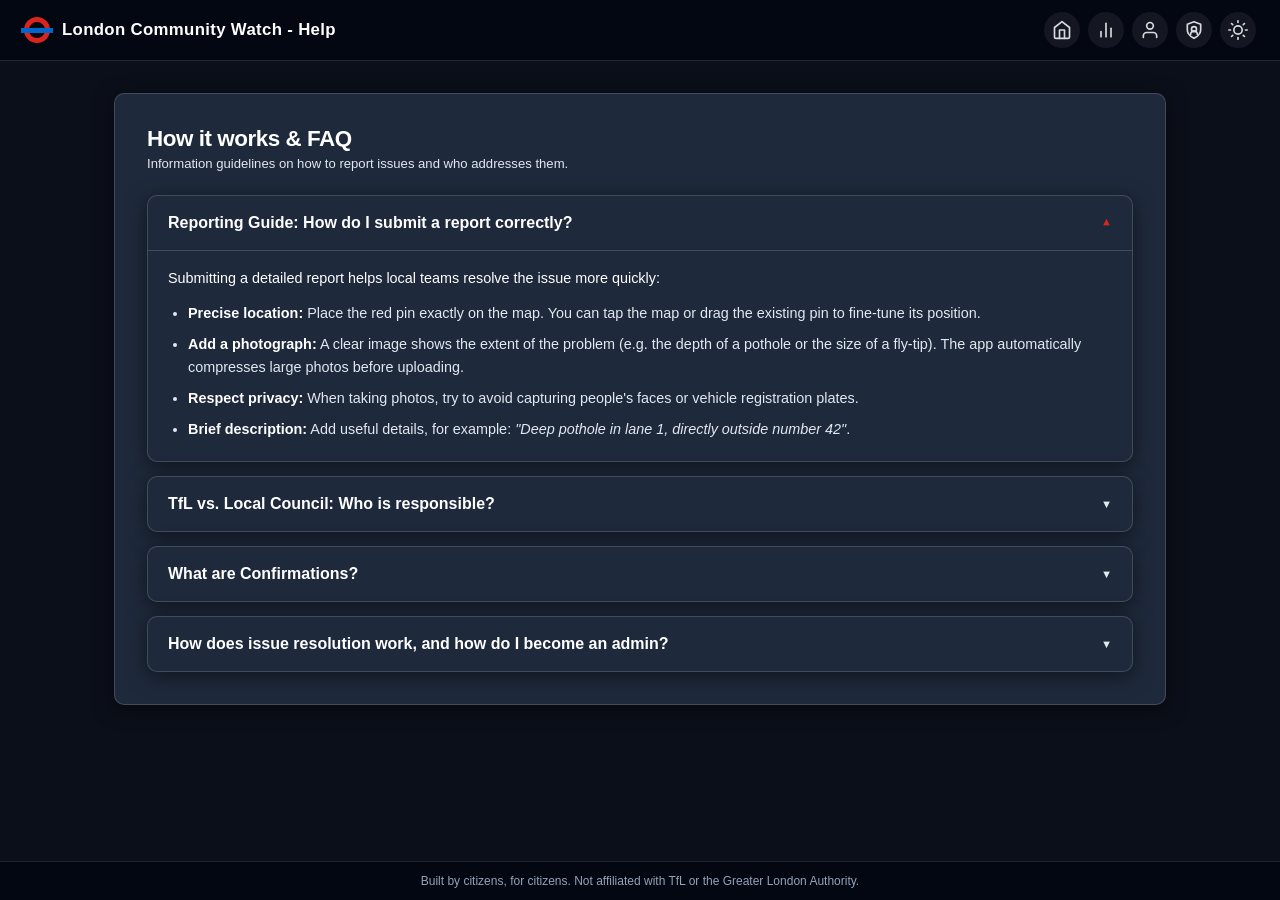
<file: help.html>
<!DOCTYPE html>
<html lang="en">
<head>
  <meta charset="UTF-8">
  <meta name="viewport" content="width=device-width, initial-scale=1.0">
  <meta name="description" content="Help, user guides, and FAQs for the London Community Watch reporting platform.">
  <title>Help &amp; FAQ - London Community Watch</title>
  <link rel="canonical" href="https://londonwatch.netlify.app/help.html">
  <meta property="og:type" content="website">
  <meta property="og:url" content="https://londonwatch.netlify.app/help.html">
  <meta property="og:title" content="Help &amp; FAQ - London Community Watch">
  <meta property="og:description" content="How to report local issues in London, confirm reports, and use the community map.">
  <meta property="og:image" content="https://londonwatch.netlify.app/icons/icon-512.png">
  <link rel="icon" href="icons/icon-192.png">
  <link rel="stylesheet" href="css/styles.css?v=3">
  <script src="js/theme.js"></script>
</head>
<body class="dashboard-page">

  <header>
    <a href="index.html" class="header-left header-logo-link">
      <div class="roundel" aria-hidden="true"></div>
      <h1>London Community Watch - Help</h1>
    </a>
    <div class="header-right">
      <a href="index.html" class="home-link" title="View Map" aria-label="View Map">
        <svg xmlns="http://www.w3.org/2000/svg" width="20" height="20" viewBox="0 0 24 24" fill="none" stroke="currentColor" stroke-width="2" stroke-linecap="round" stroke-linejoin="round" class="home-icon">
          <path d="M3 9l9-7 9 7v11a2 2 0 0 1-2 2H5a2 2 0 0 1-2-2z"></path>
          <polyline points="9 22 9 12 15 12 15 22"></polyline>
        </svg>
      </a>
      <a href="dashboard.html" class="stats-link" title="Statistics" aria-label="Statistics">
        <svg xmlns="http://www.w3.org/2000/svg" width="20" height="20" viewBox="0 0 24 24" fill="none" stroke="currentColor" stroke-width="2" stroke-linecap="round" stroke-linejoin="round" class="stats-icon">
          <line x1="18" y1="20" x2="18" y2="10"></line>
          <line x1="12" y1="20" x2="12" y2="4"></line>
          <line x1="6" y1="20" x2="6" y2="14"></line>
        </svg>
      </a>
      <a href="profile.html" class="profile-link" title="Citizen Portal" aria-label="Citizen Portal">
        <svg xmlns="http://www.w3.org/2000/svg" width="20" height="20" viewBox="0 0 24 24" fill="none" stroke="currentColor" stroke-width="2" stroke-linecap="round" stroke-linejoin="round" class="profile-icon">
          <path d="M20 21v-2a4 4 0 0 0-4-4H8a4 4 0 0 0-4 4v2"></path>
          <circle cx="12" cy="7" r="4"></circle>
        </svg>
      </a>
      <a href="admin.html" class="admin-link" title="Admin Panel" aria-label="Admin Panel">
        <svg xmlns="http://www.w3.org/2000/svg" width="20" height="20" viewBox="0 0 24 24" fill="none" stroke="currentColor" stroke-width="2" stroke-linecap="round" stroke-linejoin="round" class="admin-icon">
          <path d="M12 22s8-4 8-10V5l-8-3-8 3v7c0 6 8 10 8 10z"></path>
          <circle cx="12" cy="11" r="3"></circle>
          <path d="M8 17a4 4 0 0 1 8 0"></path>
        </svg>
      </a>
      <!-- User chip (visible when logged in) -->
      <div id="topbar-user" class="topbar-user-chip" style="display:none;" title="My Profile">
        <a href="profile.html" class="topbar-user-inner">
          <span id="topbar-avatar" class="topbar-avatar">?</span>
          <span id="topbar-nickname" class="topbar-nickname">Citizen</span>
        </a>
      </div>
      <button id="theme-toggle" class="theme-toggle-btn" title="Toggle Theme" aria-label="Toggle Theme">
        <svg class="sun-icon" xmlns="http://www.w3.org/2000/svg" width="20" height="20" viewBox="0 0 24 24" fill="none" stroke="currentColor" stroke-width="2" stroke-linecap="round" stroke-linejoin="round">
          <circle cx="12" cy="12" r="5"></circle>
          <line x1="12" y1="1" x2="12" y2="3"></line>
          <line x1="12" y1="21" x2="12" y2="23"></line>
          <line x1="4.22" y1="4.22" x2="5.64" y2="5.64"></line>
          <line x1="18.36" y1="18.36" x2="19.78" y2="19.78"></line>
          <line x1="1" y1="12" x2="3" y2="12"></line>
          <line x1="21" y1="12" x2="23" y2="12"></line>
          <line x1="4.22" y1="19.78" x2="5.64" y2="18.36"></line>
          <line x1="18.36" y1="5.64" x2="19.78" y2="4.22"></line>
        </svg>
        <svg class="moon-icon" xmlns="http://www.w3.org/2000/svg" width="20" height="20" viewBox="0 0 24 24" fill="none" stroke="currentColor" stroke-width="2" stroke-linecap="round" stroke-linejoin="round">
          <path d="M21 12.79A9 9 0 1 1 11.21 3 7 7 0 0 0 21 12.79z"></path>
        </svg>
      </button>
    </div>
  </header>

  <main class="dashboard-wrap">
    <section class="card faq-card">
      <div class="faq-header">
        <h2>How it works &amp; FAQ</h2>
        <p class="hint">Information guidelines on how to report issues and who addresses them.</p>
      </div>

      <!-- Accordion Grid -->
      <div class="accordion-list">
        
        <!-- FAQ 1: Reporting guide -->
        <details class="accordion-item" open>
          <summary class="accordion-trigger">
            <span class="accordion-title">Reporting Guide: How do I submit a report correctly?</span>
          </summary>
          <div class="accordion-content">
            <p>Submitting a detailed report helps local teams resolve the issue more quickly:</p>
            <ul>
              <li><strong>Precise location:</strong> Place the red pin exactly on the map. You can tap the map or drag the existing pin to fine-tune its position.</li>
              <li><strong>Add a photograph:</strong> A clear image shows the extent of the problem (e.g. the depth of a pothole or the size of a fly-tip). The app automatically compresses large photos before uploading.</li>
              <li><strong>Respect privacy:</strong> When taking photos, try to avoid capturing people's faces or vehicle registration plates.</li>
              <li><strong>Brief description:</strong> Add useful details, for example: <em>"Deep pothole in lane 1, directly outside number 42"</em>.</li>
            </ul>
          </div>
        </details>

        <!-- FAQ 2: TfL vs Local Council -->
        <details class="accordion-item">
          <summary class="accordion-trigger">
            <span class="accordion-title">TfL vs. Local Council: Who is responsible?</span>
          </summary>
          <div class="accordion-content">
            <p>In London, responsibility for infrastructure is shared between <strong>Transport for London (TfL)</strong> and <strong>Borough Councils</strong>:</p>
            
            <div class="faq-split-table-wrap">
              <table class="faq-split-table">
                <thead>
                  <tr>
                    <th>Authority</th>
                    <th>Responsibilities</th>
                  </tr>
                </thead>
                <tbody>
                  <tr>
                    <td>
                      <strong class="text-red">Transport for London (TfL)</strong>
                    </td>
                    <td>
                      <ul>
                        <li>Red Routes (e.g. A1, A406, Euston Road).</li>
                        <li>Tube stations and their immediate surroundings.</li>
                        <li>Bus stops and shelters.</li>
                        <li>Traffic lights across the capital.</li>
                      </ul>
                    </td>
                  </tr>
                  <tr>
                    <td>
                      <strong class="text-blue">Local Council (Borough Council)</strong>
                    </td>
                    <td>
                      <ul>
                        <li>Residential streets and their pavements.</li>
                        <li>Street lighting on secondary roads.</li>
                        <li>Parks, local green spaces, and playgrounds.</li>
                        <li>Fly-tipping and street litter bins.</li>
                      </ul>
                    </td>
                  </tr>
                </tbody>
              </table>
            </div>
            
            <div class="faq-alert alert-info">
              <strong>Useful tip:</strong> When you submit a report in the app, it is logged in the platform's open database, allowing the relevant authority to pick up the incident based on the GPS coordinates provided.
            </div>
          </div>
        </details>

        <!-- FAQ 3: Confirmations -->
        <details class="accordion-item">
          <summary class="accordion-trigger">
            <span class="accordion-title">What are Confirmations?</span>
          </summary>
          <div class="accordion-content">
            <p>Confirmations represent community endorsement of a report:</p>
            <ul>
              <li>If you spot an issue on the map that has already been reported by someone else, there is no need to submit a duplicate report.</li>
              <li>Open the pin on the map and press the <strong>"Confirm"</strong> button. This signals to the council that the problem is still active and affects multiple residents.</li>
              <li>Reports with a high number of confirmations are highlighted in the admin feed to be prioritised in repair schedules.</li>
            </ul>
          </div>
        </details>

        <!-- FAQ 4: Administration -->
        <details class="accordion-item">
          <summary class="accordion-trigger">
            <span class="accordion-title">How does issue resolution work, and how do I become an admin?</span>
          </summary>
          <div class="accordion-content">
            <p>All submitted reports appear in the public feed and on the map as <em>"Reported"</em>.</p>
            <ul>
              <li><strong>Status updates:</strong> Local council inspectors and platform administrators can change the status of reports to <em>"In Progress"</em> (when a team has been dispatched) and <em>"Resolved"</em> (once works are complete).</li>
              <li><strong>Admin access:</strong> The admin panel (<code>admin.html</code>) is secured with a dedicated login and is reserved exclusively for authorised council representatives, neighbourhood co-ordinators, and maintenance partners.</li>
            </ul>
          </div>
        </details>

      </div>
    </section>
  </main>

  <footer>
    Built by citizens, for citizens. Not affiliated with TfL or the Greater London Authority.
  </footer>

  <!-- CDNs & Scripts -->
  <script src="js/theme.js" defer></script>
  <script src="js/config.js"></script>
</body>
</html>
</file>
<file: css/styles.css>
/* ==========================================================
   London Community Watch - styles
   Design tokens first: change colours here, the app follows.
   ========================================================== */
:root {
  --red: #DC241F;        /* Central line / bus red - primary actions */
  --red-dark: #B01C18;
  --blue: #0066CC;       /* accents, links, transport category */
  --black: #000000;
  --white: #FFFFFF;
  --radius: 10px;

  /* Theme-dependent tokens (Light Theme Default) */
  --bg-primary: #F8FAFC;
  --bg-secondary: #EEF2F6;
  --text-primary: #0F172A;
  --text-secondary: #334155;
  --border-color: #CBD5E1;
  --shadow-color: rgba(0, 0, 0, 0.08);
  --shadow: 0 4px 14px var(--shadow-color);
  
  --header-bg: #0F172A;
  --card-bg: #FFFFFF;
  --input-bg: #FFFFFF;
  --input-text: #0F172A;
  --footer-bg: #0F172A;
}

:root.dark-theme,
html.dark-theme,
body.dark-theme {
  --bg-primary: #0B0F19;
  --bg-secondary: #111827;
  --text-primary: #FFFFFF;
  --text-secondary: #E2E8F0;
  --border-color: rgba(255, 255, 255, 0.16);
  --shadow-color: rgba(0, 0, 0, 0.6);
  
  --header-bg: #030712;
  --card-bg: #1E293B;
  --input-bg: #0F172A;
  --input-text: #FFFFFF;
  --footer-bg: #030712;

  background-color: #0B0F19 !important;
  color: #FFFFFF !important;
}

html.dark-theme body,
body.dark-theme {
  background-color: #0B0F19 !important;
}

body.dark-theme .dashboard-page,
body.dark-theme .dashboard-wrap,
body.dark-theme main,
body.dark-theme .admin-body,
body.dark-theme .profile-body,
body.dark-theme .help-body,
body.dark-theme .panel,
body.dark-theme .layout {
  background: #0B0F19 !important;
  color: #FFFFFF !important;
}

body.dark-theme .card,
body.dark-theme .chart-card,
body.dark-theme .kpi-card,
body.dark-theme .filter-card,
body.dark-theme .faq-card,
body.dark-theme .login-card,
body.dark-theme .accordion-item {
  background: #1E293B !important;
  background-color: #1E293B !important;
  border: 1px solid rgba(255, 255, 255, 0.16) !important;
  color: #FFFFFF !important;
  box-shadow: 0 4px 20px rgba(0, 0, 0, 0.5) !important;
}

body.dark-theme header {
  background: #030712 !important;
  border-bottom: 1px solid rgba(255, 255, 255, 0.12) !important;
}

body.dark-theme footer {
  background: #030712 !important;
  color: #94A3B8 !important;
  border-top: 1px solid rgba(255, 255, 255, 0.12) !important;
}

body.dark-theme select,
body.dark-theme input[type="text"],
body.dark-theme input[type="email"],
body.dark-theme input[type="password"],
body.dark-theme textarea {
  background: #0F172A !important;
  color: #FFFFFF !important;
  border: 1px solid rgba(255, 255, 255, 0.2) !important;
}

body.dark-theme h1,
body.dark-theme h2,
body.dark-theme h3,
body.dark-theme h4,
body.dark-theme .kpi-number {
  color: #FFFFFF !important;
}

* { box-sizing: border-box; margin: 0; padding: 0; }

html, body {
  min-height: 100%;
  font-family: -apple-system, BlinkMacSystemFont, "Segoe UI", Arial, sans-serif;
  color: var(--text-primary);
  background: var(--bg-primary);
  transition: background-color 0.3s ease, color 0.3s ease;
}

/* ---------- Header ---------- */
header {
  background: var(--header-bg);
  color: var(--white);
  padding: 12px 16px;
  display: flex;
  align-items: center;
  gap: 10px;
}

/* Roundel-inspired dot, pure CSS, no image needed */
.roundel {
  width: 26px; height: 26px;
  border: 5px solid var(--red);
  border-radius: 50%;
  position: relative;
  flex-shrink: 0;
}
.roundel::after {
  content: "";
  position: absolute;
  left: -8px; right: -8px;
  top: 50%;
  height: 5px;
  margin-top: -2.5px;
  background: var(--blue);
}

header h1 { font-size: 1.05rem; font-weight: 700; letter-spacing: 0.02em; }

/* ---------- Layout: map + side panel ---------- */
.layout {
  display: grid;
  grid-template-columns: 1fr 380px;
  height: calc(100vh - 51px - 42px); /* header + footer */
}

#map { height: 100%; width: 100%; }

.panel {
  overflow-y: auto;
  border-left: 1px solid var(--border-color);
  background: var(--bg-secondary);
  padding: 16px;
  transition: all 0.3s ease;
}

/* ---------- Cards ---------- */
.card {
  background: var(--card-bg);
  border-radius: var(--radius);
  box-shadow: var(--shadow);
  padding: 16px;
  margin-bottom: 16px;
  border: 1px solid var(--border-color);
  transition: all 0.3s ease;
}
.card h2 { font-size: 1rem; margin-bottom: 4px; }
.hint { font-size: 0.82rem; color: var(--text-secondary); margin-bottom: 12px; }

/* ---------- Form controls ---------- */
label { display: block; font-size: 0.85rem; font-weight: 600; margin: 12px 0 4px; }

select, input[type="text"], textarea {
  width: 100%;
  padding: 12px;
  font-size: 1rem;             /* 16px+ avoids iOS zoom-on-focus */
  border: 1px solid var(--border-color);
  border-radius: var(--radius);
  background: var(--input-bg);
  color: var(--text-primary);
  transition: all 0.3s ease;
}
textarea {
  min-height: 100px;
  resize: vertical;
  font-family: inherit;
}

select:focus-visible,
input:focus-visible,
button:focus-visible { outline: 2px solid var(--blue); outline-offset: 1px; }

.file-row { display: flex; align-items: center; gap: 10px; }
input[type="file"] { display: none; }   /* hidden, triggered by the styled button */

.btn-secondary {
  background: var(--input-bg);
  color: var(--blue);
  border: 2px solid var(--blue);
  border-radius: var(--radius);
  padding: 10px 14px;
  font-size: 0.9rem;
  font-weight: 600;
  cursor: pointer;
  transition: all 0.3s ease;
}

#file-name { font-size: 0.8rem; color: var(--text-secondary); word-break: break-all; }

.btn-primary {
  width: 100%;
  margin-top: 16px;
  background: var(--red);
  color: var(--white);
  border: none;
  border-radius: var(--radius);
  padding: 14px;
  font-size: 1rem;
  font-weight: 700;
  cursor: pointer;
  min-height: 48px;            /* comfortable touch target */
}
.btn-primary:hover { background: var(--red-dark); }
.btn-primary:disabled { background: #999; cursor: not-allowed; }

#status { font-size: 0.85rem; margin-top: 10px; min-height: 1.2em; }
#status.ok { color: #1a7f37; }
#status.err { color: var(--red); }

/* ---------- Live feed ---------- */
.feed-item {
  display: flex;
  justify-content: space-between;
  align-items: center;
  gap: 10px;
  padding: 10px 0;
  border-bottom: 1px solid var(--border-color);
  cursor: pointer;
}
.feed-item:last-child { border-bottom: none; }
.feed-cat { font-size: 0.85rem; font-weight: 600; }
.feed-desc { font-size: 0.8rem; color: var(--text-secondary); }
.feed-count {
  background: var(--blue);
  color: var(--white);
  border-radius: 999px;
  padding: 3px 10px;
  font-size: 0.8rem;
  font-weight: 700;
  white-space: nowrap;
}

/* ---------- Popup ---------- */
.popup-cat { font-weight: 700; font-size: 0.95rem; margin-bottom: 4px; }
.popup-desc { font-size: 0.88rem; margin-bottom: 8px; }
.popup-photo { width: 100%; max-height: 160px; object-fit: cover; border-radius: 6px; margin-bottom: 8px; }
.popup-confirm {
  background: var(--red);
  color: var(--white);
  border: none;
  border-radius: 6px;
  padding: 8px 14px;
  font-weight: 700;
  cursor: pointer;
  width: 100%;
  min-height: 40px;
}
.popup-confirm:disabled { background: #999; }

/* Category dot markers */
.dot-marker {
  width: 18px; height: 18px;
  border-radius: 50%;
  border: 3px solid var(--white);
  box-shadow: 0 1px 4px rgba(0, 0, 0, 0.4);
}

/* "Locate me" map control */
.locate-btn {
  background: var(--card-bg);
  color: var(--text-primary);
  border: 1px solid var(--border-color);
  width: 34px; height: 34px;
  display: flex; align-items: center; justify-content: center;
  font-size: 1.1rem;
  cursor: pointer;
  border-radius: 4px;
  transition: all 0.3s ease;
}

/* ---------- Footer ---------- */
footer {
  background: var(--footer-bg);
  border-top: 1px solid var(--border-color);
  text-align: center;
  font-size: 0.75rem;
  color: var(--text-secondary);
  padding: 12px 8px;
  transition: all 0.3s ease;
}

/* ---------- Mobile: stack vertically ---------- */
@media (max-width: 820px) {
  .layout { display: block; height: auto; }
  #map { height: 55vh; }
  .panel { border-left: none; }
}

/* ==========================================================
   v3 additions: filters, badges, admin
   ========================================================== */

/* ---------- Collapsible filter card ---------- */
.filter-card {
  padding: 0;
  overflow: hidden;
}
.filter-toggle {
  display: flex;
  align-items: center;
  justify-content: space-between;
  width: 100%;
  padding: 14px 16px;
  background: none;
  border: none;
  color: var(--text-primary);
  font-size: 1rem;
  font-weight: 700;
  font-family: inherit;
  cursor: pointer;
  gap: 8px;
  transition: background 0.18s ease;
  border-radius: var(--radius);
}
.filter-toggle:hover {
  background: var(--hover-bg, rgba(0,0,0,0.04));
}
.filter-chevron {
  flex-shrink: 0;
  transition: transform 0.25s ease;
  color: var(--text-secondary);
}
.filter-toggle[aria-expanded="false"] .filter-chevron {
  transform: rotate(180deg);
}
.filters-body {
  overflow: hidden;
  max-height: 500px;
  transition: max-height 0.3s ease, opacity 0.25s ease, padding 0.25s ease;
  opacity: 1;
  padding: 0 16px 14px;
}
.filters-body.collapsed {
  max-height: 0;
  opacity: 0;
  padding: 0 16px;
}

/* ---------- Category filter chips ---------- */
.chips {
  display: flex;
  flex-direction: column;
  gap: 6px;
}
.chip {
  display: flex;
  align-items: center;
  gap: 10px;
  width: 100%;
  border: 1px solid var(--border-color);
  border-radius: 10px;
  background: var(--card-bg);
  color: var(--text-primary);
  padding: 10px 14px;
  font-size: 0.82rem;
  font-weight: 600;
  cursor: pointer;
  transition: all 0.2s ease;
  position: relative;
  overflow: hidden;
  text-align: left;
  letter-spacing: 0.01em;
}
.chip::before {
  content: '';
  position: absolute;
  left: 0;
  top: 0;
  bottom: 0;
  width: 4px;
  background: var(--chip-color, var(--blue));
  border-radius: 10px 0 0 10px;
  transition: width 0.2s ease;
}
.chip:hover {
  border-color: var(--chip-color, var(--blue));
  background: color-mix(in srgb, var(--chip-color, var(--blue)) 8%, var(--card-bg));
  transform: translateX(2px);
  box-shadow: 0 2px 8px color-mix(in srgb, var(--chip-color, var(--blue)) 20%, transparent);
}
.chip:hover::before {
  width: 6px;
}
.chip .swatch {
  width: 12px;
  height: 12px;
  border-radius: 50%;
  flex-shrink: 0;
  box-shadow: 0 0 0 2px color-mix(in srgb, var(--chip-color, var(--blue)) 25%, transparent);
  transition: all 0.2s ease;
}
.chip .chip-label {
  flex: 1;
}
.chip .chip-check {
  width: 16px;
  height: 16px;
  border-radius: 50%;
  border: 2px solid var(--border-color);
  display: flex;
  align-items: center;
  justify-content: center;
  transition: all 0.2s ease;
  flex-shrink: 0;
  background: transparent;
}
.chip[aria-pressed="true"] .chip-check {
  background: var(--chip-color, var(--blue));
  border-color: var(--chip-color, var(--blue));
}
.chip[aria-pressed="true"] .chip-check::after {
  content: '';
  width: 5px;
  height: 5px;
  border-radius: 50%;
  background: #fff;
}
.chip.off {
  opacity: 0.45;
  transform: none;
}
.chip.off::before {
  background: var(--text-secondary);
}
.chip.off .swatch {
  background: var(--text-secondary) !important;
  box-shadow: none;
}
.chip-icon {
  font-size: 0.95rem;
  line-height: 1;
  flex-shrink: 0;
}

/* ---------- Status badges ---------- */
.badge {
  display: inline-block;
  border-radius: 4px;
  padding: 2px 8px;
  font-size: 0.7rem;
  font-weight: 700;
  color: var(--white);
  text-transform: uppercase;
  letter-spacing: 0.03em;
}
.badge.reported     { background: var(--red); }
.badge.in-progress  { background: #E08600; }
.badge.resolved     { background: #007D32; }

.feed-meta { font-size: 0.72rem; color: var(--text-secondary); margin-top: 2px; }
.popup-meta { font-size: 0.75rem; color: var(--text-secondary); margin-bottom: 8px; }
.popup-cat .badge { margin-left: 6px; vertical-align: middle; }

/* ---------- Admin page ---------- */
.admin-wrap { max-width: 860px; margin: 24px auto; padding: 0 16px; }
.admin-login { max-width: 380px; margin: 48px auto; }
.admin-row {
  display: grid;
  grid-template-columns: 64px 1fr auto;
  gap: 12px;
  align-items: center;
  padding: 12px 0;
  border-bottom: 1px solid var(--grey-line);
}
.admin-row:last-child { border-bottom: none; }
.admin-thumb {
  width: 64px; height: 48px;
  object-fit: cover;
  border-radius: 6px;
  background: var(--grey-bg);
}
.admin-actions { display: flex; gap: 8px; align-items: center; }
.admin-actions select {
  width: auto;
  padding: 8px;
  font-size: 0.85rem;
}
.btn-danger {
  background: var(--white);
  color: var(--red);
  border: 2px solid var(--red);
  border-radius: var(--radius);
  padding: 8px 12px;
  font-size: 0.85rem;
  font-weight: 600;
  cursor: pointer;
}
.btn-danger:hover { background: var(--red); color: var(--white); }
.admin-bar {
  display: flex;
  justify-content: space-between;
  align-items: center;
  margin-bottom: 16px;
}
.admin-count { font-size: 0.85rem; color: var(--grey-text); }

@media (max-width: 600px) {
  .admin-row { grid-template-columns: 1fr; }
  .admin-thumb { width: 100%; height: 120px; }
}

/* ---------- Header Flex Layout Adjustments ---------- */
header {
  display: flex;
  justify-content: space-between;
  align-items: center;
  padding: 12px 24px;
}
.header-left {
  display: flex;
  align-items: center;
  gap: 12px;
}
.header-logo-link {
  text-decoration: none;
  color: var(--white);
  transition: opacity 0.2s ease;
}
.header-logo-link:hover {
  opacity: 0.9;
}
.header-logo-link:focus-visible {
  outline: 2px solid var(--blue);
  outline-offset: 4px;
}
.header-right {
  display: flex;
  align-items: center;
  gap: 8px;
}
.admin-link, .home-link, .stats-link, .help-link, .profile-link, .theme-toggle-btn {
  color: var(--white);
  opacity: 0.85;
  display: flex;
  align-items: center;
  justify-content: center;
  width: 36px;
  height: 36px;
  border-radius: 50%;
  transition: all 0.25s cubic-bezier(0.4, 0, 0.2, 1);
  background: rgba(255, 255, 255, 0.08);
  text-decoration: none;
  border: none;
  cursor: pointer;
  box-sizing: border-box;
}
.admin-link:hover, .home-link:hover, .stats-link:hover, .help-link:hover, .profile-link:hover, .theme-toggle-btn:hover {
  opacity: 1;
  background: rgba(255, 255, 255, 0.2);
  transform: translateY(-2px);
  box-shadow: 0 4px 12px rgba(220, 36, 31, 0.3);
}

/* ---------- Admin Page Dark Operations Center Theme ---------- */
.admin-body {
  background: radial-gradient(circle at 50% 0%, var(--bg-secondary) 0%, var(--bg-primary) 100%);
  color: var(--text-primary);
  min-height: 100vh;
  display: flex;
  flex-direction: column;
  transition: background-color 0.3s ease, color 0.3s ease;
}
.admin-body header {
  border-bottom: 1px solid var(--border-color);
}
.admin-body footer {
  background: var(--footer-bg);
  border-top: 1px solid var(--border-color);
  margin-top: auto;
  color: var(--text-secondary);
  transition: all 0.3s ease;
}

/* ---------- Modern Login Card ---------- */
.login-card {
  background: var(--card-bg);
  backdrop-filter: blur(16px);
  -webkit-backdrop-filter: blur(16px);
  border: 1px solid var(--border-color);
  box-shadow: var(--shadow);
  padding: 40px 32px;
  border-radius: 16px;
  transition: transform 0.3s cubic-bezier(0.34, 1.56, 0.64, 1), box-shadow 0.3s ease;
}
.login-card:hover {
  transform: translateY(-4px);
  box-shadow: 0 24px 48px var(--shadow-color);
  border-color: rgba(220, 36, 31, 0.3);
}
.login-header {
  text-align: center;
  margin-bottom: 24px;
}
.lock-icon-wrap {
  background: rgba(220, 36, 31, 0.1);
  color: var(--red);
  width: 54px;
  height: 54px;
  border-radius: 50%;
  display: inline-flex;
  align-items: center;
  justify-content: center;
  margin-bottom: 16px;
  border: 1px solid rgba(220, 36, 31, 0.2);
  transition: transform 0.5s ease;
}
.login-card:hover .lock-icon-wrap {
  transform: rotateY(360deg);
}
.login-header h2 {
  font-size: 1.6rem;
  color: var(--text-primary);
  font-weight: 700;
  margin-bottom: 6px;
  letter-spacing: -0.02em;
}
.login-header .hint {
  font-size: 0.88rem;
  color: var(--text-secondary);
  margin-bottom: 0;
}

/* Input Fields & Icons styling */
.input-group {
  margin-bottom: 20px;
  position: relative;
}
.admin-body label {
  color: var(--text-secondary);
  font-size: 0.85rem;
  font-weight: 600;
  margin-bottom: 6px;
}
.input-wrapper {
  position: relative;
  display: flex;
  align-items: center;
}
.input-icon {
  position: absolute;
  left: 14px;
  color: #707075;
  pointer-events: none;
  transition: color 0.2s ease;
}
.input-wrapper input[type="email"],
.input-wrapper input[type="password"] {
  width: 100%;
  padding: 14px 14px 14px 46px;
  font-size: 0.95rem;
  border: 1px solid var(--border-color);
  border-radius: var(--radius);
  background: var(--input-bg);
  color: var(--text-primary);
  transition: all 0.2s ease;
  box-sizing: border-box;
}
.input-wrapper input[type="password"] {
  padding-right: 46px; /* space for toggle button */
}
.input-wrapper input:focus-visible {
  outline: none;
  border-color: var(--red);
  box-shadow: 0 0 0 3px rgba(220, 36, 31, 0.15);
  background: var(--input-bg);
}
.input-wrapper input:focus-visible + .input-icon,
.input-wrapper:focus-within .input-icon {
  color: var(--red);
}

/* Password Toggle Button */
.toggle-password-btn {
  position: absolute;
  right: 6px;
  background: none;
  border: none;
  color: #707075;
  cursor: pointer;
  padding: 8px;
  display: flex;
  align-items: center;
  justify-content: center;
  border-radius: 50%;
  transition: all 0.2s ease;
}
.toggle-password-btn:hover {
  color: var(--text-primary);
  background: var(--bg-secondary);
}
.toggle-password-btn:focus-visible {
  outline: 2px solid var(--blue);
}

/* Styled Status Banner (Alert) */
.status-card {
  display: flex;
  align-items: flex-start;
  gap: 10px;
  padding: 12px 16px;
  border-radius: 8px;
  font-size: 0.85rem;
  margin-bottom: 20px;
  animation: slideDown 0.3s cubic-bezier(0.16, 1, 0.3, 1);
  line-height: 1.4;
}
.status-card.err {
  background: rgba(220, 36, 31, 0.1);
  border: 1px solid rgba(220, 36, 31, 0.2);
  color: #ff8080;
}
.status-card.ok {
  background: rgba(0, 125, 50, 0.1);
  border: 1px solid rgba(0, 125, 50, 0.2);
  color: #80ff9a;
}
.status-icon {
  flex-shrink: 0;
  margin-top: 2px;
}

@keyframes slideDown {
  from { opacity: 0; transform: translateY(-10px); }
  to { opacity: 1; transform: translateY(0); }
}

/* Primary Button Loading State */
.admin-body .btn-primary {
  display: flex;
  align-items: center;
  justify-content: center;
  gap: 8px;
  position: relative;
  transition: all 0.2s ease;
}
.admin-body .btn-primary:active {
  transform: scale(0.98);
}
.btn-spinner {
  width: 18px;
  height: 18px;
  border: 2px solid rgba(255, 255, 255, 0.3);
  border-radius: 50%;
  border-top-color: var(--white);
  animation: spin 0.8s linear infinite;
  display: inline-block;
}
@keyframes spin {
  to { transform: rotate(360deg); }
}

/* Admin Dashboard styles overrides under dark theme */
.admin-body .admin-wrap:not(.admin-login) {
  background: transparent;
}
.admin-body .admin-wrap:not(.admin-login) .card {
  background: var(--card-bg);
  border: 1px solid var(--border-color);
  box-shadow: var(--shadow);
}
.admin-body .admin-row {
  border-bottom: 1px solid var(--border-color);
}
.admin-body .feed-cat {
  color: var(--text-primary);
}
.admin-body .feed-desc {
  color: var(--text-secondary);
}
.admin-body .feed-meta {
  color: var(--text-secondary);
}
.admin-body .admin-actions select {
  background: var(--input-bg);
  color: var(--text-primary);
  border: 1px solid var(--border-color);
  border-radius: 6px;
}
.admin-body .admin-actions select:focus {
  border-color: var(--blue);
}
.admin-body .btn-danger {
  background: transparent;
  color: #ff8080;
  border-color: rgba(220, 36, 31, 0.4);
  transition: all 0.2s ease;
}
.admin-body .btn-danger:hover {
  background: var(--red);
  color: var(--white);
  border-color: var(--red);
}
.admin-body .btn-secondary {
  background: var(--input-bg);
  color: var(--text-primary);
  border: 1px solid var(--border-color);
  transition: all 0.2s ease;
}
.admin-body .btn-secondary:hover {
  background: var(--bg-secondary);
  border-color: var(--border-color);
}

/* ---------- Custom Leaflet Layer Control Styles ---------- */
.leaflet-control-layers {
  border: none !important;
  box-shadow: var(--shadow) !important;
  border-radius: var(--radius) !important;
  font-family: inherit;
  background: var(--white) !important;
  transition: all 0.2s ease;
}
.leaflet-control-layers-toggle {
  width: 36px !important;
  height: 36px !important;
  background-size: 20px 20px !important;
  border-radius: var(--radius) !important;
}
.leaflet-control-layers-expanded {
  padding: 10px 14px !important;
  background: var(--white) !important;
  color: var(--black) !important;
  border-radius: var(--radius) !important;
}
.leaflet-control-layers-expanded form {
  margin: 0;
  display: flex;
  flex-direction: column;
  gap: 4px;
}
.leaflet-control-layers-expanded label {
  display: flex !important;
  align-items: center;
  gap: 8px;
  cursor: pointer;
  margin: 4px 0 !important;
  font-size: 0.85rem !important;
  font-weight: 600 !important;
  color: var(--black) !important;
}
.leaflet-control-layers-expanded input[type="radio"] {
  cursor: pointer;
  accent-color: var(--blue);
  width: 16px;
  height: 16px;
  margin: 0;
}

.theme-toggle-btn:focus-visible {
  outline: 2px solid var(--blue);
}

/* Toggle visibility of sun/moon icons based on theme */
body.dark-theme .theme-toggle-btn .moon-icon {
  display: none;
}
body.light-theme .theme-toggle-btn .sun-icon {
  display: none;
}
body:not(.dark-theme) .theme-toggle-btn .sun-icon {
  display: none;
}

/* ---------- Leaflet Theme Overrides for Dark Mode ---------- */
body.dark-theme .leaflet-bar a {
  background: var(--card-bg) !important;
  color: var(--text-primary) !important;
  border-bottom: 1px solid var(--border-color) !important;
}
body.dark-theme .leaflet-bar a:hover {
  background: var(--bg-secondary) !important;
}
body.dark-theme .leaflet-popup-content-wrapper,
body.dark-theme .leaflet-popup-tip {
  background: var(--bg-primary) !important;
  color: var(--text-primary) !important;
  box-shadow: 0 4px 20px rgba(0, 0, 0, 0.4) !important;
}
body.dark-theme .leaflet-control-layers {
  background: var(--card-bg) !important;
  color: var(--text-primary) !important;
}
body.dark-theme .leaflet-control-layers-expanded {
  background: var(--card-bg) !important;
  color: var(--text-primary) !important;
}
body.dark-theme .leaflet-control-layers-expanded label {
  color: var(--text-primary) !important;
}

/* ---------- Dashboard & Statistics Styles ---------- */
.dashboard-page {
  background-color: var(--bg-primary);
  min-height: 100vh;
  display: flex;
  flex-direction: column;
}
.dashboard-page footer {
  margin-top: auto;
}
.dashboard-wrap {
  width: 100%;
  max-width: 1100px;
  margin: 32px auto;
  padding: 0 24px;
  display: flex;
  flex-direction: column;
  gap: 24px;
}
.kpi-grid {
  display: grid;
  grid-template-columns: repeat(auto-fit, minmax(220px, 1fr));
  gap: 20px;
  margin-bottom: 24px;
}
.kpi-card {
  padding: 20px 24px;
  display: flex;
  flex-direction: column;
  align-items: flex-start;
  transition: transform 0.3s cubic-bezier(0.34, 1.56, 0.64, 1), box-shadow 0.3s ease;
}
.kpi-card:hover {
  transform: translateY(-4px);
  box-shadow: 0 8px 24px var(--shadow-color);
  border-color: rgba(220, 36, 31, 0.2);
}
.kpi-card h3 {
  font-size: 0.8rem;
  text-transform: uppercase;
  letter-spacing: 0.06em;
  color: var(--text-secondary);
  font-weight: 700;
}
.kpi-number {
  font-size: 2.4rem;
  font-weight: 800;
  margin: 6px 0 2px;
  color: var(--text-primary);
  letter-spacing: -0.03em;
}
.kpi-number.text-orange { color: #E08600; }
.kpi-number.text-green { color: #007D32; }
.kpi-number.text-blue { color: #0066CC; }
.kpi-detail {
  font-size: 0.78rem;
  color: var(--text-secondary);
}

.charts-grid {
  display: grid;
  grid-template-columns: repeat(2, 1fr);
  gap: 24px;
  margin-bottom: 24px;
}
.chart-card {
  padding: 24px;
  display: flex;
  flex-direction: column;
  gap: 16px;
}
.chart-card h2 {
  font-size: 1.1rem;
  font-weight: 700;
  color: var(--text-primary);
  letter-spacing: -0.01em;
}
.chart-card.large-chart {
  grid-column: span 2;
}
.chart-container {
  position: relative;
  height: 280px;
  width: 100%;
}

/* Responsive adjustment for charts grid */
@media (max-width: 820px) {
  .charts-grid {
    grid-template-columns: 1fr;
  }
  .chart-card.large-chart {
    grid-column: span 1;
  }
}

/* ---------- FAQ & Accordion Styles ---------- */
.faq-card {
  padding: 32px;
}
.faq-header {
  margin-bottom: 24px;
}
.faq-header h2 {
  font-size: 1.4rem;
  font-weight: 800;
  color: var(--text-primary);
  letter-spacing: -0.02em;
}
.accordion-list {
  display: flex;
  flex-direction: column;
  gap: 14px;
}
.accordion-item {
  border: 1px solid var(--border-color);
  border-radius: var(--radius);
  background: var(--card-bg);
  overflow: hidden;
  transition: all 0.25s ease;
}
.accordion-item[open] {
  border-color: rgba(0, 102, 204, 0.3);
  box-shadow: 0 4px 12px var(--shadow-color);
}
.accordion-trigger {
  padding: 18px 20px;
  font-weight: 700;
  color: var(--text-primary);
  cursor: pointer;
  display: flex;
  justify-content: space-between;
  align-items: center;
  list-style: none;
  outline: none;
  user-select: none;
}
.accordion-trigger::-webkit-details-marker {
  display: none;
}
.accordion-trigger::after {
  content: "▼";
  font-size: 0.7rem;
  color: var(--text-secondary);
  transition: transform 0.25s ease, color 0.25s ease;
}
.accordion-item[open] .accordion-trigger::after {
  transform: rotate(180deg);
  color: var(--red);
}
.accordion-content {
  padding: 0 20px 20px 20px;
  font-size: 0.9rem;
  line-height: 1.6;
  color: var(--text-primary);
  border-top: 1px solid var(--border-color);
  padding-top: 16px;
}
.accordion-content p {
  margin-bottom: 12px;
}
.accordion-content ul {
  padding-left: 20px;
  display: flex;
  flex-direction: column;
  gap: 8px;
}
.accordion-content li {
  color: var(--text-secondary);
}
.accordion-content li strong {
  color: var(--text-primary);
}

/* FAQ Table Split Layout */
.faq-split-table-wrap {
  margin-top: 16px;
  border: 1px solid var(--border-color);
  border-radius: 8px;
  overflow: hidden;
}
.faq-split-table {
  width: 100%;
  border-collapse: collapse;
  text-align: left;
}
.faq-split-table th {
  background: var(--bg-secondary);
  color: var(--text-primary);
  padding: 12px 16px;
  font-weight: 700;
  font-size: 0.85rem;
  border-bottom: 1px solid var(--border-color);
}
.faq-split-table td {
  padding: 14px 16px;
  vertical-align: top;
  border-bottom: 1px solid var(--border-color);
}
.faq-split-table tr:last-child td {
  border-bottom: none;
}
.faq-split-table ul {
  padding-left: 16px;
  gap: 6px;
}

/* Alert Boxes */
.faq-alert {
  margin-top: 16px;
  padding: 14px 16px;
  border-radius: 8px;
  font-size: 0.85rem;
  line-height: 1.5;
}
.faq-alert.alert-info {
  background: rgba(0, 102, 204, 0.08);
  border: 1px solid rgba(0, 102, 204, 0.15);
  color: var(--text-primary);
}
.text-red { color: var(--red); }
.text-blue { color: var(--blue); }

@media (max-width: 600px) {
  .faq-split-table th, .faq-split-table td {
    padding: 10px;
  }
}

/* ---------- Map Ticker & Container Styles ---------- */
#map-container {
  position: relative;
  height: 100%;
  width: 100%;
  overflow: hidden;
}
.map-ticker {
  position: absolute;
  bottom: 0;
  left: 0;
  right: 0;
  height: 38px;
  background: var(--card-bg);
  backdrop-filter: blur(16px);
  -webkit-backdrop-filter: blur(16px);
  border-top: 1px solid var(--border-color);
  border-left: 5px solid var(--red);
  color: var(--text-primary);
  z-index: 1000;
  display: flex;
  align-items: center;
  font-size: 0.82rem;
  overflow: hidden;
  box-shadow: 0 -2px 10px var(--shadow-color);
  transition: all 0.3s ease;
}
.ticker-label {
  background: var(--red);
  color: var(--white);
  font-weight: 700;
  padding: 0 14px;
  height: 100%;
  display: flex;
  align-items: center;
  white-space: nowrap;
  letter-spacing: 0.05em;
  font-size: 0.72rem;
  box-shadow: 2px 0 5px rgba(0,0,0,0.15);
  z-index: 1001;
}
.ticker-content-wrapper {
  overflow: hidden;
  white-space: nowrap;
  flex: 1;
  display: flex;
  align-items: center;
  position: relative;
  height: 100%;
}
.ticker-content {
  display: inline-block;
  padding-left: 100%;
  animation: marquee 35s linear infinite;
}
.ticker-item {
  display: inline-block;
  padding-right: 48px;
  color: var(--text-primary);
}
.ticker-item strong {
  font-weight: 700;
}

@keyframes marquee {
  0% { transform: translate3d(0, 0, 0); }
  100% { transform: translate3d(-100%, 0, 0); }
}

/* ---------- Citizen Profile & Dashboard Styles ---------- */
.citizen-auth-card {
  border-top: 4px solid var(--blue) !important;
}
.citizen-icon-wrap {
  background: rgba(0, 102, 204, 0.1);
  color: var(--blue);
  border: 1px solid rgba(0, 102, 204, 0.2);
}
.profile-layout {
  display: grid;
  grid-template-columns: 320px 1fr;
  gap: 24px;
  align-items: start;
}
.profile-sidebar {
  display: flex;
  flex-direction: column;
  gap: 24px;
}
.profile-avatar-row {
  display: flex;
  align-items: center;
  gap: 12px;
  margin: 16px 0 8px;
}
.profile-avatar {
  width: 46px;
  height: 46px;
  border-radius: 50%;
  background: var(--blue);
  color: var(--white);
  display: flex;
  align-items: center;
  justify-content: center;
  font-size: 1.25rem;
  font-weight: 700;
  box-shadow: var(--shadow);
}
.profile-meta-text {
  display: flex;
  flex-direction: column;
  gap: 2px;
}
.profile-meta-text strong {
  font-size: 0.9rem;
  word-break: break-all;
  color: var(--text-primary);
}
.profile-divider {
  border: none;
  border-top: 1px solid var(--border-color);
  margin: 14px 0;
}
.profile-details-list {
  display: flex;
  flex-direction: column;
  gap: 8px;
}
.profile-detail-row {
  display: flex;
  justify-content: space-between;
  font-size: 0.85rem;
}
.detail-label {
  color: var(--text-secondary);
  font-weight: 500;
}
.detail-value {
  color: var(--text-primary);
  font-weight: 600;
}

/* Notification switches */
.switch-label {
  display: flex;
  align-items: center;
  gap: 10px;
  font-size: 0.88rem;
  font-weight: 500;
  cursor: pointer;
  user-select: none;
  margin-top: 10px;
  color: var(--text-primary);
}
.switch-label input[type="checkbox"] {
  width: 18px;
  height: 18px;
  cursor: pointer;
  accent-color: var(--blue);
}

/* Reports History list */
.profile-reports-list {
  display: flex;
  flex-direction: column;
  gap: 14px;
  margin-top: 8px;
}
.profile-report-row {
  display: flex;
  justify-content: space-between;
  align-items: center;
  gap: 16px;
  padding: 16px;
  border: 1px solid var(--border-color);
  border-radius: var(--radius);
  background: var(--bg-secondary);
  transition: transform 0.2s ease, border-color 0.2s ease;
}
.profile-report-row:hover {
  transform: translateY(-2px);
  border-color: rgba(0, 102, 204, 0.3);
}
.pr-left {
  display: flex;
  flex-direction: column;
  gap: 6px;
  flex: 1;
}
.pr-cat-row {
  display: flex;
  align-items: center;
  gap: 6px;
  font-size: 0.82rem;
}
.pr-cat-text {
  font-weight: 700;
  color: var(--text-primary);
}
.pr-desc {
  font-size: 0.88rem;
  color: var(--text-primary);
  margin: 2px 0;
  line-height: 1.4;
  word-break: break-word;
}
.pr-meta {
  display: flex;
  gap: 8px;
  font-size: 0.76rem;
  color: var(--text-secondary);
}
.pr-right {
  flex-shrink: 0;
}
.pr-map-btn {
  padding: 6px 12px !important;
  font-size: 0.8rem !important;
  min-height: auto !important;
  border-width: 1px !important;
  white-space: nowrap;
}

@media (max-width: 820px) {
  .profile-layout {
    grid-template-columns: 1fr;
  }
}

/* ---------- Report Details Modal Styles ---------- */
.modal-overlay {
  position: fixed;
  top: 0;
  left: 0;
  right: 0;
  bottom: 0;
  background: rgba(0, 0, 0, 0.6);
  backdrop-filter: blur(4px);
  -webkit-backdrop-filter: blur(4px);
  z-index: 2000;
  display: flex;
  align-items: center;
  justify-content: center;
  padding: 16px;
}
.modal-card {
  background: var(--card-bg);
  border: 1px solid var(--border-color);
  border-radius: var(--radius);
  width: 100%;
  max-width: 520px;
  box-shadow: 0 12px 40px var(--shadow-color);
  overflow: hidden;
  display: flex;
  flex-direction: column;
  animation: modal-fade 0.25s cubic-bezier(0.16, 1, 0.3, 1);
}
.modal-header {
  padding: 16px 20px;
  border-bottom: 1px solid var(--border-color);
  display: flex;
  justify-content: space-between;
  align-items: center;
  background: var(--bg-secondary);
}
.modal-header h3 {
  margin: 0;
  font-size: 1.15rem;
  font-weight: 800;
  color: var(--text-primary);
  letter-spacing: -0.02em;
}
.modal-close-btn {
  background: none;
  border: none;
  font-size: 1.6rem;
  color: var(--text-secondary);
  cursor: pointer;
  display: flex;
  align-items: center;
  justify-content: center;
  width: 30px;
  height: 30px;
  border-radius: 50%;
  transition: all 0.2s ease;
  line-height: 1;
}
.modal-close-btn:hover {
  background: var(--border-color);
  color: var(--text-primary);
}
.modal-body {
  padding: 20px;
  display: flex;
  flex-direction: column;
  gap: 16px;
  overflow-y: auto;
  max-height: calc(100vh - 120px);
}
.modal-field {
  display: flex;
  flex-direction: column;
  gap: 4px;
}
.modal-field label {
  font-size: 0.7rem;
  text-transform: uppercase;
  letter-spacing: 0.06em;
  color: var(--text-secondary);
  font-weight: 800;
}
.modal-field p {
  margin: 0;
  font-size: 0.88rem;
  color: var(--text-primary);
}
.modal-text-value {
  white-space: pre-wrap;
  word-break: break-word;
  line-height: 1.5;
  font-size: 0.92rem !important;
}
.modal-meta-grid {
  display: grid;
  grid-template-columns: 1fr 1fr;
  gap: 16px;
  margin-top: 4px;
}
@media (max-width: 480px) {
  .modal-meta-grid {
    grid-template-columns: 1fr;
  }
}

@keyframes modal-fade {
  from {
    transform: translateY(12px);
    opacity: 0;
  }
  to {
    transform: translateY(0);
    opacity: 1;
  }
}

/* ---------- Topbar User Chip ---------- */
.topbar-user-chip {
  display: flex;
  align-items: center;
}
.topbar-user-inner {
  display: flex;
  align-items: center;
  gap: 7px;
  padding: 4px 10px 4px 4px;
  border-radius: 20px;
  background: rgba(255, 255, 255, 0.1);
  border: 1px solid rgba(255, 255, 255, 0.15);
  text-decoration: none;
  transition: all 0.22s ease;
  max-width: 160px;
}
.topbar-user-inner:hover {
  background: rgba(255, 255, 255, 0.22);
  border-color: rgba(220, 36, 31, 0.4);
  transform: translateY(-1px);
  box-shadow: 0 4px 12px rgba(0, 0, 0, 0.2);
}
.topbar-avatar {
  width: 26px;
  height: 26px;
  border-radius: 50%;
  background: var(--red);
  color: #fff;
  font-size: 0.75rem;
  font-weight: 800;
  display: flex;
  align-items: center;
  justify-content: center;
  flex-shrink: 0;
  letter-spacing: 0;
}
.topbar-nickname {
  font-size: 0.78rem;
  font-weight: 600;
  color: rgba(255, 255, 255, 0.92);
  white-space: nowrap;
  overflow: hidden;
  text-overflow: ellipsis;
  max-width: 110px;
}

/* Street View link in popups */
.popup-sv {
  display: inline-block;
  margin-bottom: 8px;
  font-size: 0.8rem;
  font-weight: 600;
  color: var(--blue);
  text-decoration: none;
}
.popup-sv:hover { text-decoration: underline; }
</file>
